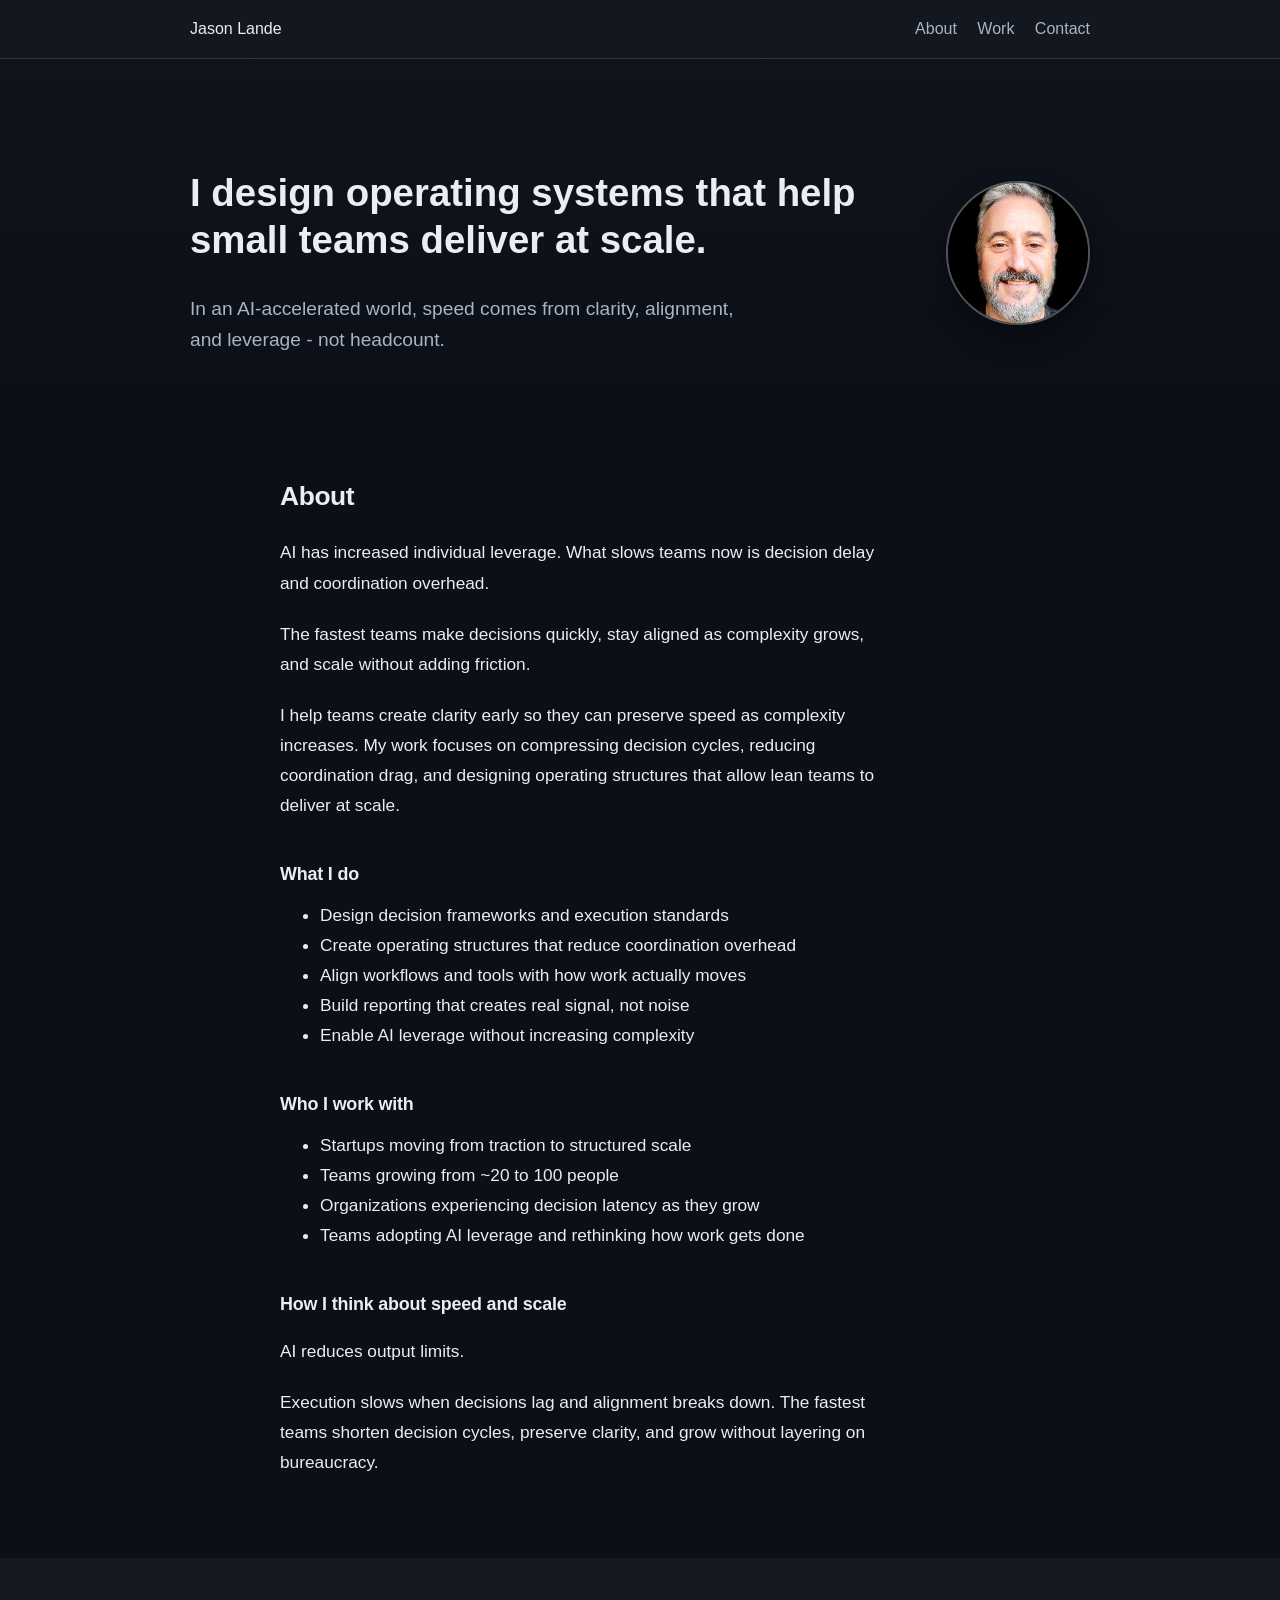
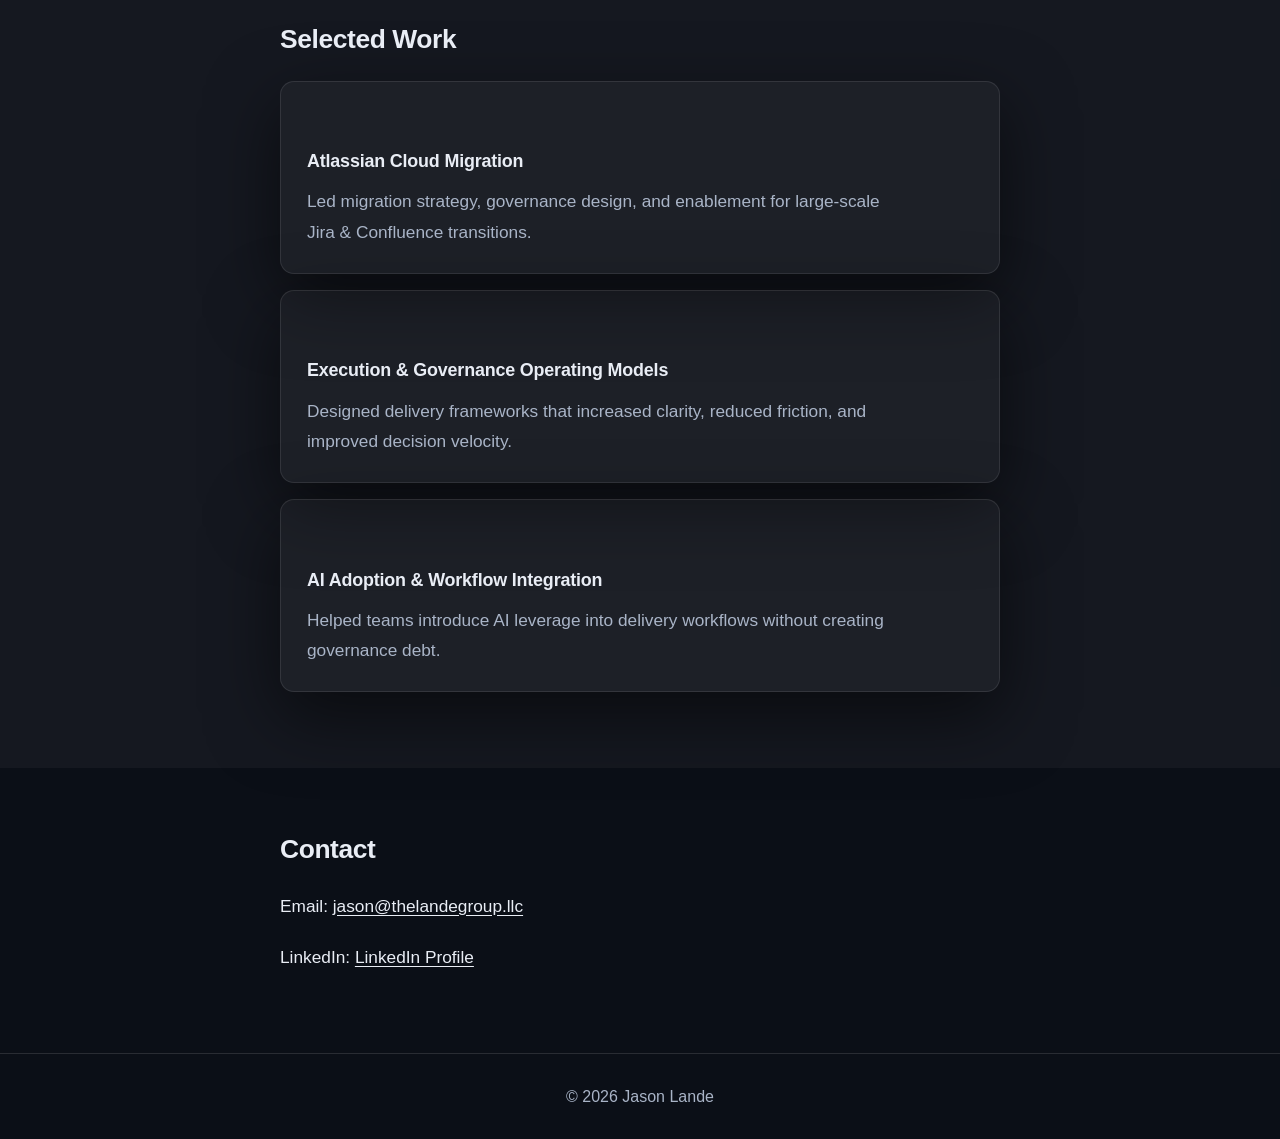
<file: index.html>
<!doctype html>
<html lang="en">
<head>
  <meta charset="utf-8" />
  <meta name="viewport" content="width=device-width, initial-scale=1" />

  <title>Jason Lande | Operating Models for Scaling Teams in an AI Era</title>

  <meta name="description" content="Jason Lande helps growing companies design operating models, decision frameworks, and execution systems that allow lean teams to scale without bureaucracy." />
  <meta name="author" content="Jason Lande" />

  <link rel="canonical" href="https://jasonlande.com/" />

  <!-- Favicons -->
  <link rel="icon" href="/favicon.svg" type="image/svg+xml">
  <link rel="icon" href="/favicon.ico" sizes="any">

  <!-- Mobile browser color -->
  <meta name="theme-color" content="#0B1C2C">

  <!-- Open Graph (LinkedIn, Slack, iMessage, Teams) -->
  <meta property="og:title" content="Jason Lande" />
  <meta property="og:description" content="Operating models for scaling teams in an AI-accelerated world." />
  <meta property="og:type" content="website" />
  <meta property="og:url" content="https://jasonlande.com/" />
  <meta property="og:image" content="https://jasonlande.com/og-linkedin-preview.jpg" />
  <meta property="og:image:width" content="1200" />
  <meta property="og:image:height" content="627" />
  <meta property="og:site_name" content="Jason Lande" />

  <!-- Twitter / X -->
  <meta name="twitter:card" content="summary_large_image">
  <meta name="twitter:title" content="Jason Lande">
  <meta name="twitter:description" content="Operating models for scaling teams in an AI-accelerated world.">
  <meta name="twitter:image" content="https://jasonlande.com/og-linkedin-preview.jpg">

  <link rel="stylesheet" href="styles.css" />
</head>



<body class="theme-dark">
<div class="page">
<header class="header">
  <div class="container nav">
    <div class="logo">Jason Lande</div>
    <nav>
      <a href="#about">About</a>
      <a href="#work">Work</a>
      <a href="#contact">Contact</a>
    </nav>
  </div>
</header>

<section class="hero">
  <div class="container hero-grid">
    <div class="hero-copy">
      <h1>I design operating systems that help small teams deliver at scale.</h1>
      <p class="subhead">
        In an AI-accelerated world, speed comes from clarity, alignment, and leverage - not headcount.
      </p>
    </div>

    <div class="hero-media" aria-label="Headshot">
      <img
        class="headshot"
        src="assets/jason-headshot.jpg"
        alt="Jason Lande"
        width="160"
        height="160"
        loading="eager"
        decoding="async"
      />
    </div>
  </div>
</section>

<section id="about" class="section">
  <div class="container narrow">
    <h2>About</h2>
    <p>
      AI has increased individual leverage. What slows teams now is decision delay and coordination overhead.
    </p>
    <p>
The fastest teams make decisions quickly, stay aligned as complexity grows, and scale without adding friction.
    </p>
    <p>
      I help teams create clarity early so they can preserve speed as complexity increases. My work focuses on
      compressing decision cycles, reducing coordination drag, and designing operating structures that allow lean
      teams to deliver at scale.
    </p>

    <h3>What I do</h3>
    <ul>
      <li>Design decision frameworks and execution standards</li>
      <li>Create operating structures that reduce coordination overhead</li>
      <li>Align workflows and tools with how work actually moves</li>
      <li>Build reporting that creates real signal, not noise</li>
      <li>Enable AI leverage without increasing complexity</li>
    </ul>

    <h3>Who I work with</h3>
    <ul>
      <li>Startups moving from traction to structured scale</li>
      <li>Teams growing from ~20 to 100 people</li>
      <li>Organizations experiencing decision latency as they grow</li>
      <li>Teams adopting AI leverage and rethinking how work gets done</li>
    </ul>

    <h3>How I think about speed and scale</h3>
    <p>
      AI reduces output limits.
    </p>
    <p>
      Execution slows when decisions lag and alignment breaks down.
The fastest teams shorten decision cycles, preserve clarity, and grow without layering on bureaucracy.
    </p>
  </div>
</section>

<section id="work" class="section alt">
  <div class="container narrow">
    <h2>Selected Work</h2>

    <div class="card">
      <h3>Atlassian Cloud Migration</h3>
      <p>Led migration strategy, governance design, and enablement for large-scale Jira & Confluence transitions.</p>
    </div>

    <div class="card">
      <h3>Execution & Governance Operating Models</h3>
      <p>Designed delivery frameworks that increased clarity, reduced friction, and improved decision velocity.</p>
    </div>

    <div class="card">
      <h3>AI Adoption & Workflow Integration</h3>
      <p>Helped teams introduce AI leverage into delivery workflows without creating governance debt.</p>
    </div>
  </div>
</section>

<section id="contact" class="section">
  <div class="container narrow">
    <h2>Contact</h2>
    <p>Email: <a href="mailto:jason@thelandegroup.llc">jason@thelandegroup.llc</a></p>
    <p>LinkedIn: <a href="https://www.linkedin.com/in/jasonlande/" target="_blank" rel="noopener noreferrer">LinkedIn Profile</a>
</p>
  </div>
</section>

<footer class="footer">
  <div class="container">
    © <span id="year"></span> Jason Lande
  </div>
</footer>

<script src="script.js"></script>
</div>
</body>
</html>
</file>
<file: styles.css>
/* ===== Theme tokens ===== */
:root{
  --bg: #fafafa;
  --surface: #ffffff;
  --text: #111111;
  --muted: #555555;
  --border: #eeeeee;
  --shadow: 0 10px 28px rgba(0,0,0,.08);
  --hero1: #ffffff;
  --hero2: #f5f7fb;
  --link: #111111;
}

/* Links: consistent, premium, no default purple */
a { color: var(--link); text-decoration: none; }
a:hover { text-decoration: underline; text-underline-offset: 3px; }
a:visited { color: var(--link); }


/* Dark theme overrides */
body.theme-dark{
  --bg: #0b0f17;
  --surface: rgba(255,255,255,.04);
  --text: #e9edf5;
  --muted: #a9b4c7;
  --border: rgba(255,255,255,.12);
  --shadow: 0 24px 70px rgba(0,0,0,.55);
  --hero1: rgba(255,255,255,.02);
  --hero2: rgba(255,255,255,.00);
  --link: #e9edf5;
}

/* ===== subtle page fade-in ===== */

/* Keep body visible so background doesn't flash white */
body { opacity: 1; transform: none; }


body {
  margin: 0;
  font-family: -apple-system, BlinkMacSystemFont, Segoe UI, Roboto, sans-serif;
  line-height: 1.6;
  color: var(--text);
  background: var(--bg);
}

.container {
  width: 90%;
  max-width: 900px;
  margin: auto;
}

.narrow {
  max-width: 720px;
}

/* Improve readability of body text */
.section p,
.section li {
  font-size: 1.08rem;
  line-height: 1.75;
}

/* Better reading measure */
.section p { max-width: 62ch; }
.section ul { max-width: 68ch; }


/* Add breathing room between paragraphs */
.section p {
  margin-bottom: 1.2em;
}

/* Slight spacing before lists */
.section ul {
  margin-top: 0.6em;
  margin-bottom: 1.4em;
}

h2 {
  font-size: 1.65rem;
  letter-spacing: -0.015em;
  margin: 0 0 18px;
}

h3 {
  font-size: 1.12rem;
  letter-spacing: -0.01em;
  margin: 34px 0 10px;
}


a { color: var(--link); text-decoration: none; }
a:hover { text-decoration: underline; text-underline-offset: 3px; }

a:visited { color: var(--link); }

.section a, .footer a { text-decoration: underline; text-underline-offset: 3px; }
.nav a { text-decoration: none; }

.section p { max-width: 62ch; }   /* paragraphs read better */
.section ul { max-width: 68ch; }  /* lists can be a touch wider */


.header {
  background: color-mix(in srgb, var(--surface) 92%, transparent);
  border-bottom: 1px solid var(--border);
  position: sticky;
  top: 0;
  backdrop-filter: blur(10px);
}

.section h3 {
  margin-top: 2.2em;
  margin-bottom: 0.6em;
}


.nav {
  display: flex;
  justify-content: space-between;
  padding: 16px 0;
}

.nav a {
  margin-left: 16px;
  text-decoration: none;
  color: var(--muted);
}
.nav a:hover{
  color: var(--text);
}


.hero {
  padding: 80px 0 40px;
  background: linear-gradient(180deg, var(--hero1), var(--hero2));
}


.hero-grid{
  display: flex;
  align-items: center;
  justify-content: space-between;
  gap: 28px;
}

.hero-copy{
  flex: 1 1 auto;
  min-width: 0;
  max-width: 680px;   /* add this */
}


.hero-media{
  flex: 0 0 auto;
}

.headshot{
  width: 140px;
  height: 140px;
  border-radius: 999px;
  object-fit: cover;

  /* Fine-tune positioning */
  object-position: center 38%;

  border: 2px solid rgba(255,255,255,.28);
  box-shadow: 0 12px 30px rgba(0,0,0,.45);
}

.hero .subhead{
  max-width: 52ch;
}


/* Responsive: stack headshot under copy */
@media (max-width: 720px){
  .hero-grid{
    flex-direction: column-reverse;
    align-items: flex-start;
  }
  .headshot{
    width: 120px;
    height: 120px;
  }
}


h1 {
  font-size: 2.4rem;
  line-height: 1.2;
}

.subhead {
  font-size: 1.2rem;
  color: var(--muted);
  margin-top: 16px;
}

.section {
  padding: 60px 0;
}

.section.alt { background: color-mix(in srgb, var(--surface) 98%, transparent); }


h2 {
  margin-bottom: 20px;
}

h3 {
  margin-top: 30px;
}

.card {
  background: color-mix(in srgb, var(--surface) 92%, transparent);
  border: 1px solid color-mix(in srgb, var(--border) 80%, transparent);
  padding: 26px;
  margin-bottom: 16px;
  border-radius: 14px;
  box-shadow: var(--shadow);
  transition: transform .18s ease, box-shadow .18s ease, border-color .18s ease;
}

.card:hover {
  transform: translateY(-3px);
}

.card p {
  margin: 10px 0 0;
  color: var(--muted);
}


/* link underline animation */

a {
  position: relative;
}

.footer {
  padding: 30px 0;
  text-align: center;
  color: var(--muted);
  border-top: 1px solid var(--border);
}


a::after {
  content: "";
  position: absolute;
  left: 0;
  bottom: -2px;
  width: 0%;
  height: 1px;
  background: currentColor;
  transition: width .25s ease;
}

a:hover::after {
  width: 100%;
}

button,
.nav a {
  transition: transform .15s ease, opacity .15s ease;
}

.nav a:hover {
  opacity: .7;
}

button:active,
.nav a:active {
  transform: translateY(1px);
}

@media (prefers-reduced-motion: reduce) {
  * {
    transition: none !important;
    animation: none !important;
  }
}
</file>
